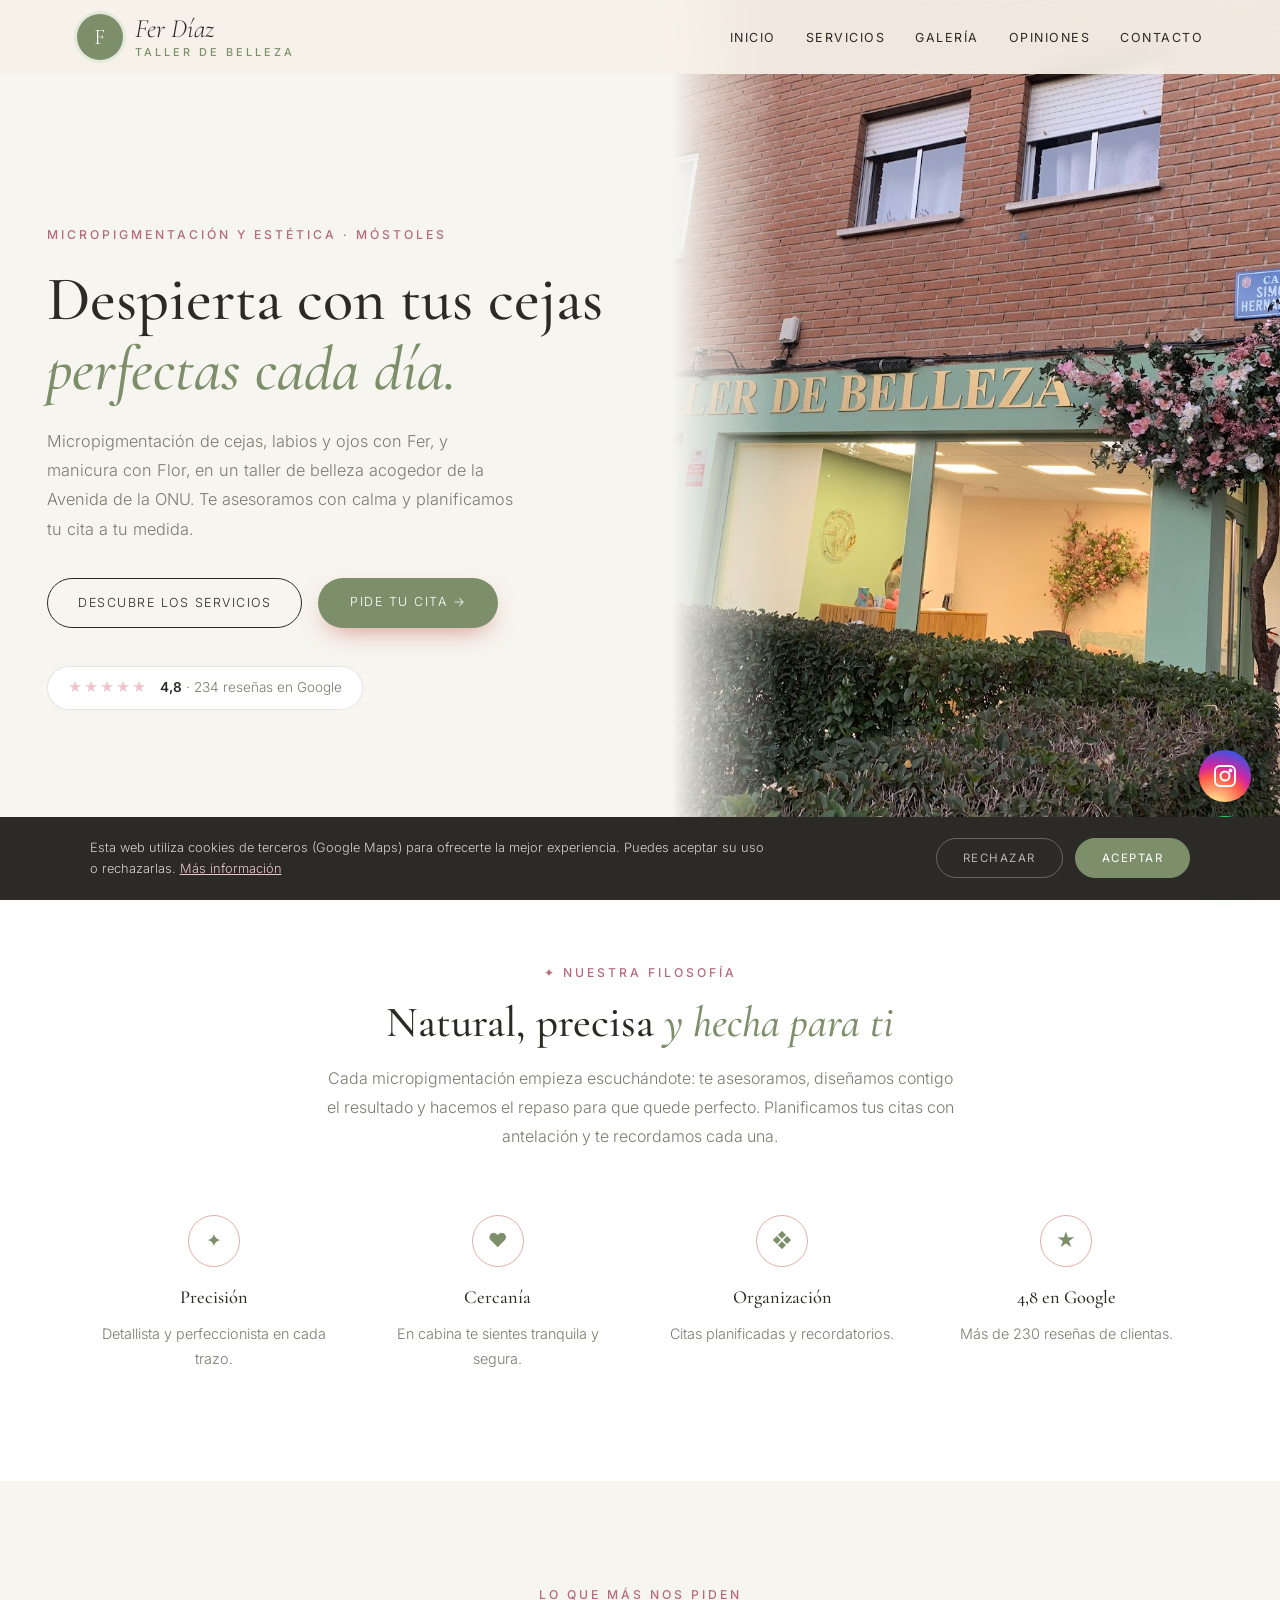
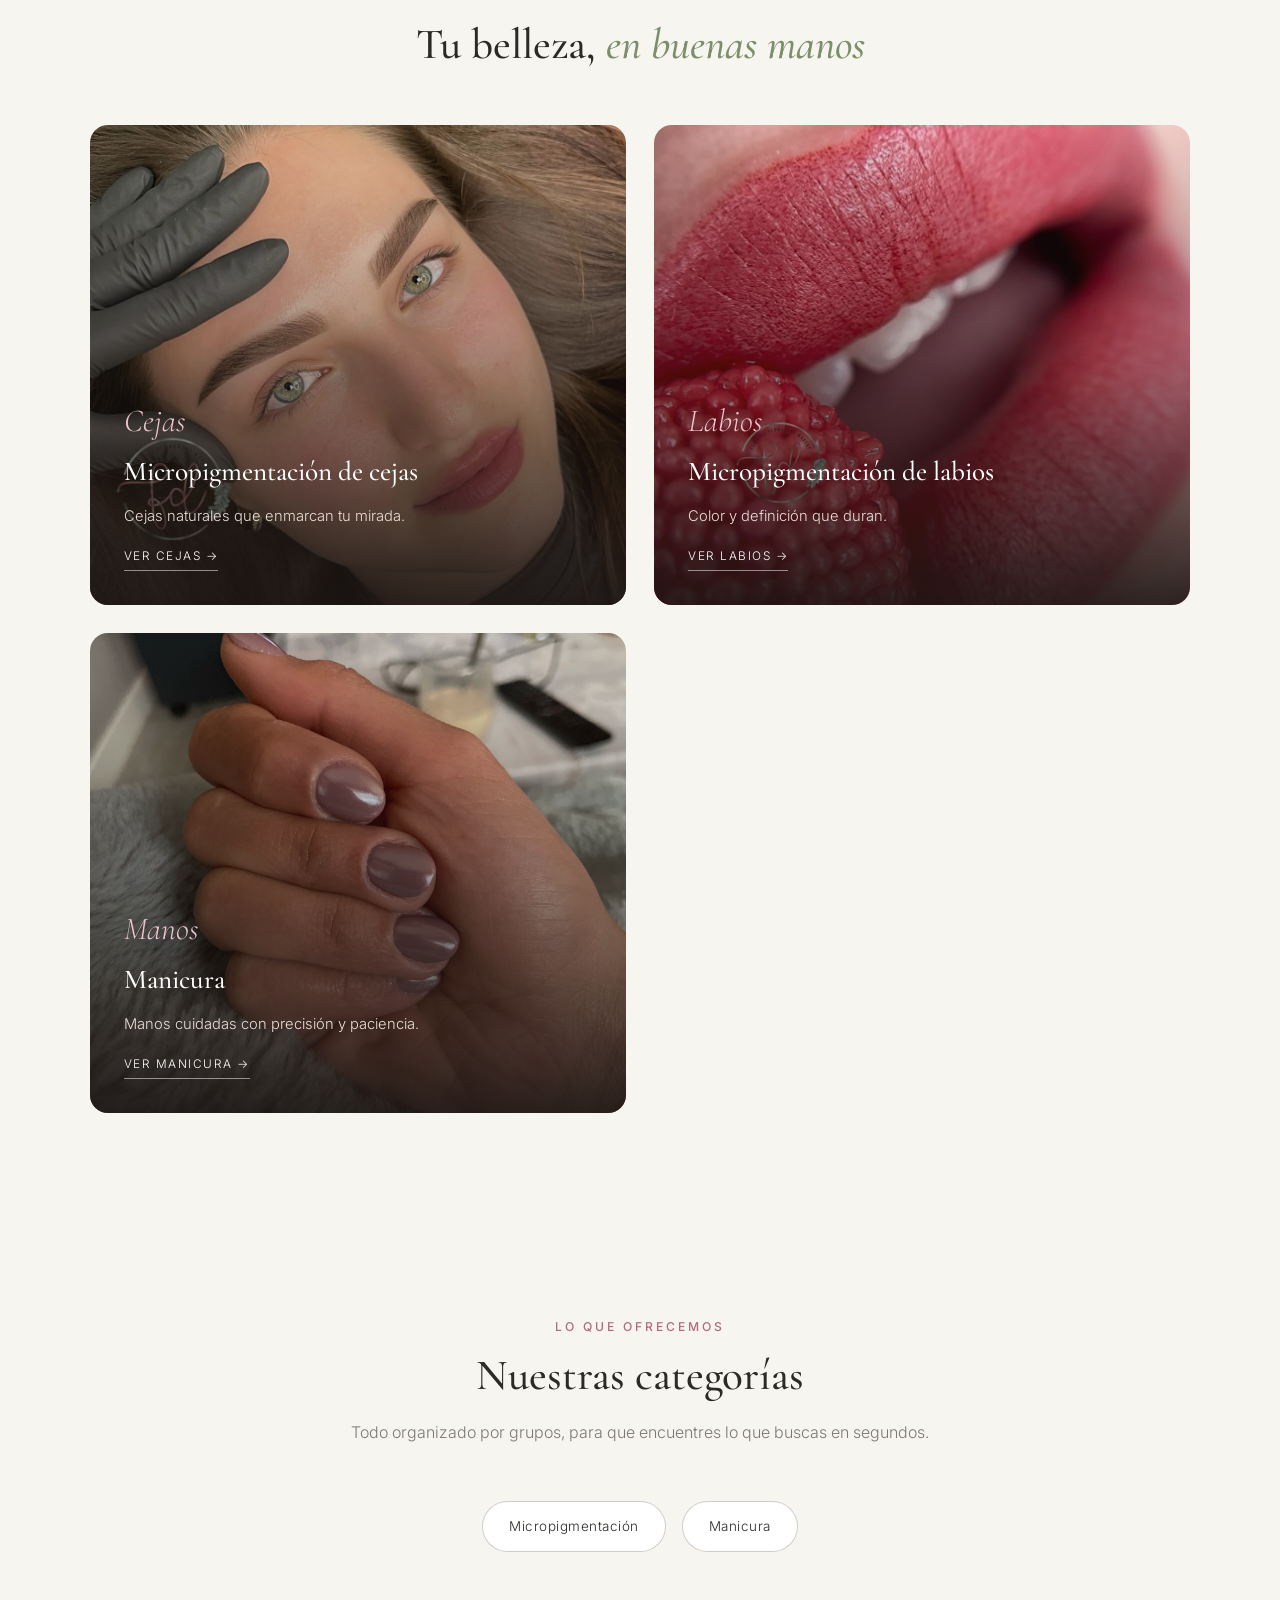
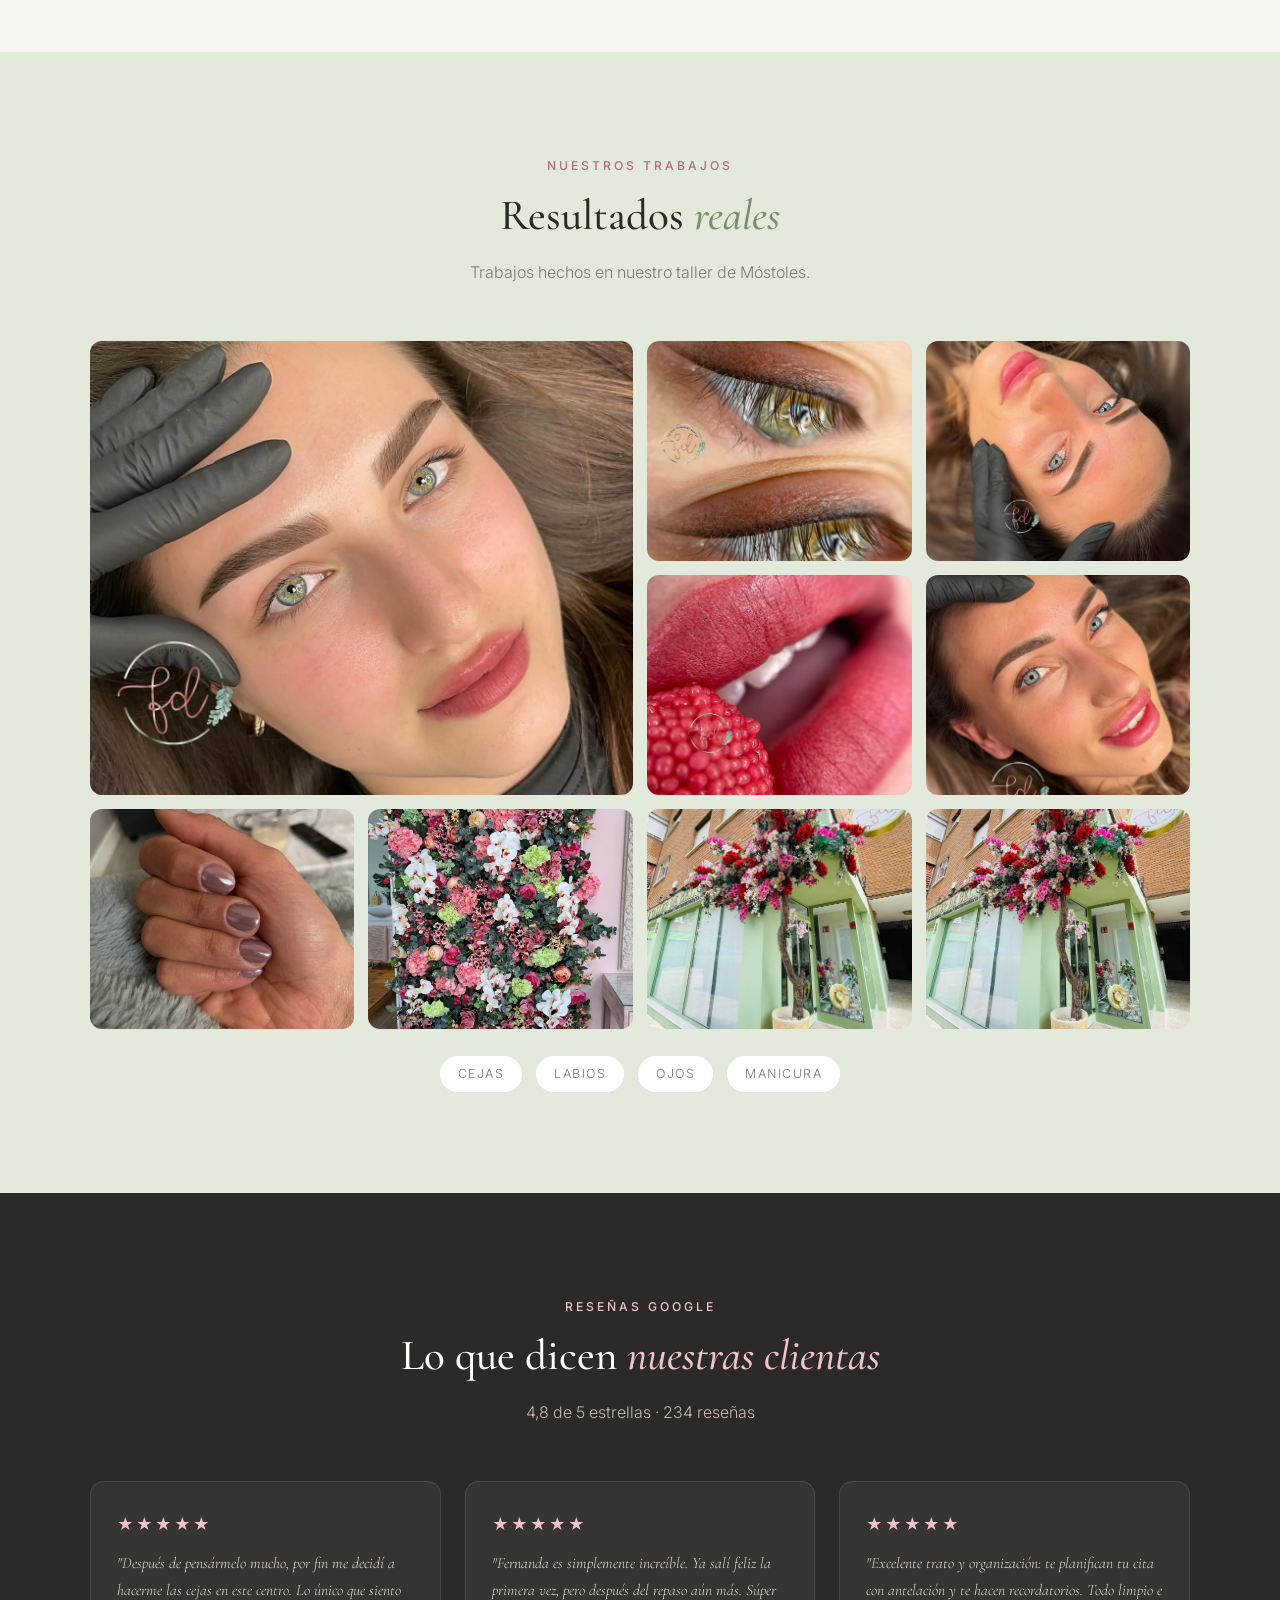
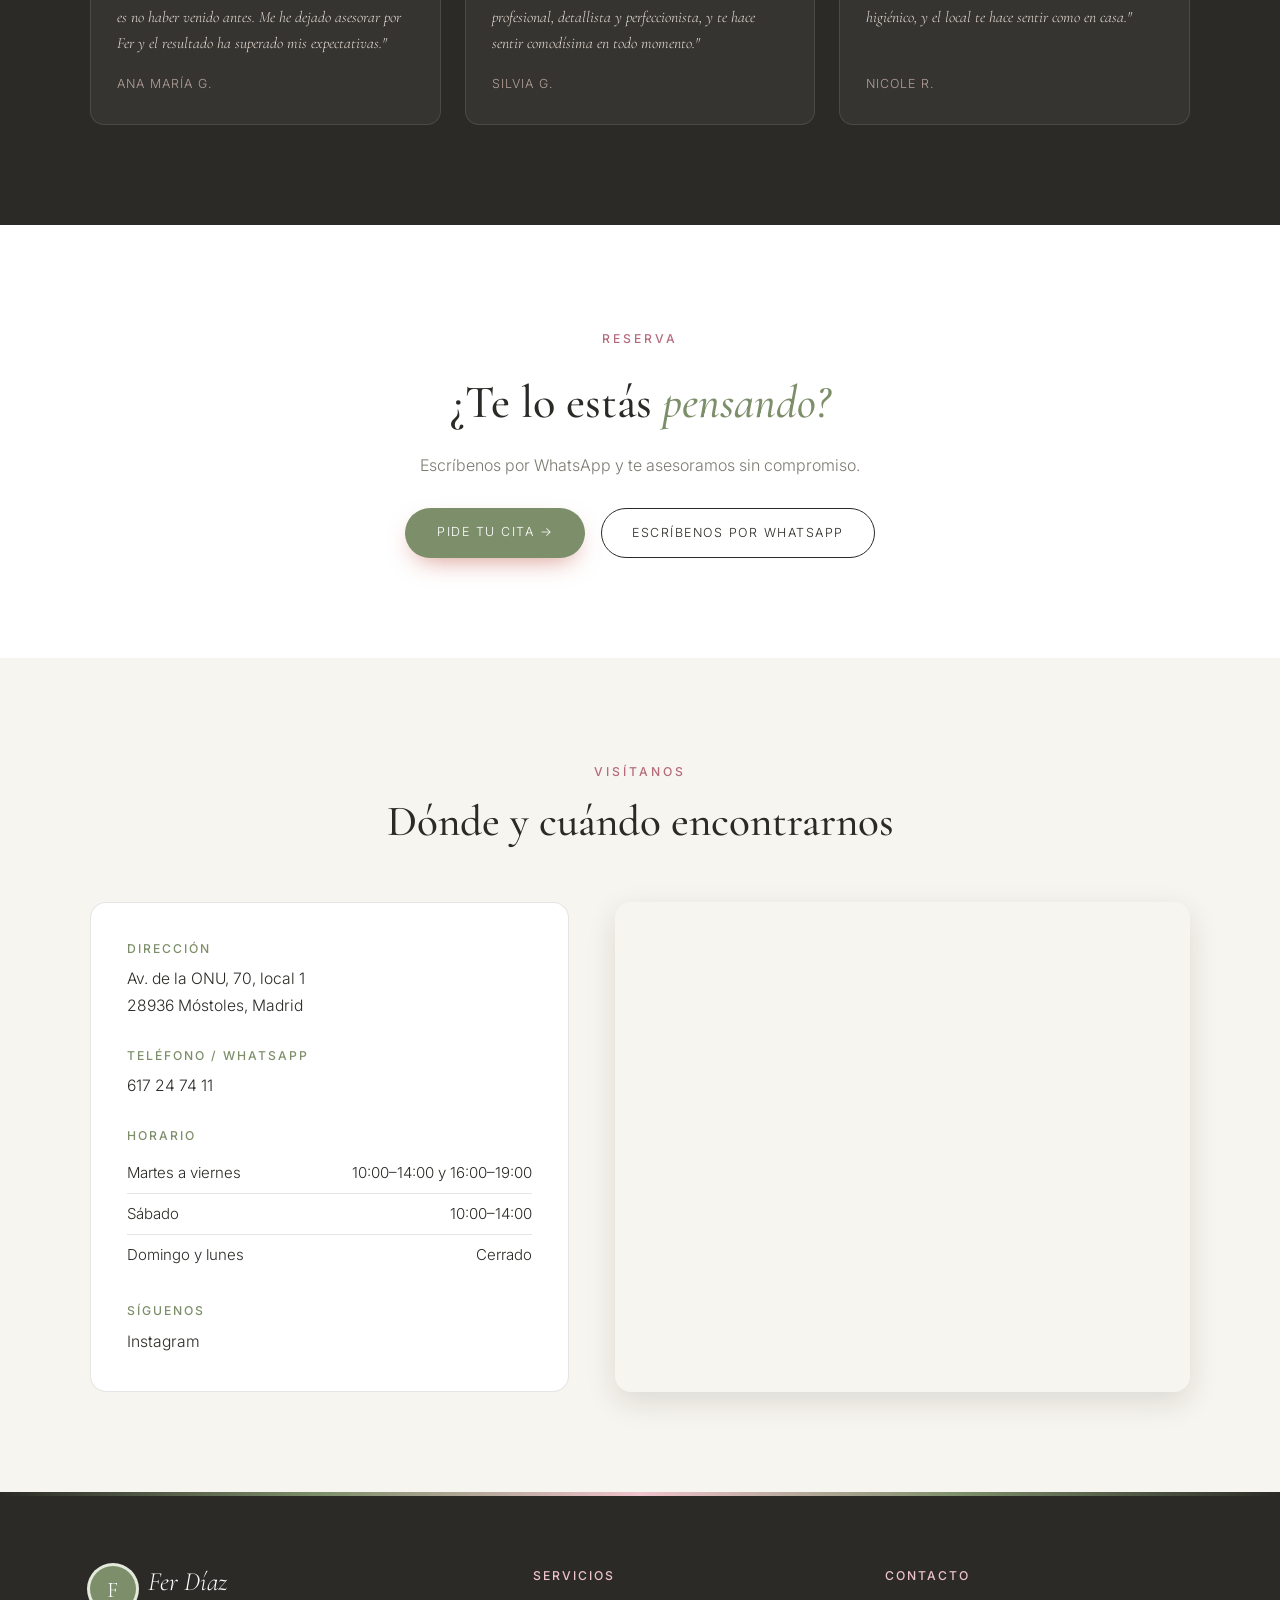
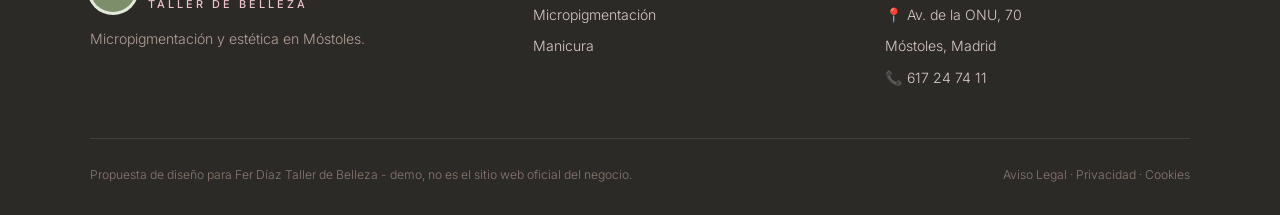
<file: index.html>
<!DOCTYPE html>
<html lang="es">
<head>
<meta charset="UTF-8">
<meta name="viewport" content="width=device-width, initial-scale=1.0">
<title>Fer Díaz Taller de Belleza — Micropigmentación y estética en Móstoles</title>
<meta name="description" content="Fer Díaz Taller de Belleza, centro de estética y micropigmentación en Av. de la ONU 70, Móstoles. Cejas, labios, ojos y manicura con Fer y su equipo. 4,8★ con 234 reseñas en Google.">
<meta name="theme-color" content="#2b2a26">
<meta property="og:title" content="Fer Díaz Taller de Belleza · Móstoles">
<meta property="og:image" content="maps_06.jpg">

<link rel="preconnect" href="https://fonts.googleapis.com"><link rel="preconnect" href="https://fonts.gstatic.com" crossorigin><link href="https://fonts.googleapis.com/css2?family=Cormorant+Garamond:ital,wght@0,500;0,600;1,500&family=Inter:wght@300;400;500;600&display=swap" rel="stylesheet">
<link rel="stylesheet" href="styles.css">
</head>
<body>

<header id="header">
  <a href="index.html" class="logo" aria-label="Fer Díaz Taller de Belleza, inicio"><span class="logo-mark">F</span><span class="logo-text"><span class="script">Fer Díaz</span><small>taller de belleza</small></span></a>
  <nav id="nav" aria-label="Navegación principal"><ul><li><a href="index.html#inicio">Inicio</a></li><li><a href="servicios.html">Servicios</a></li><li><a href="index.html#galeria">Galería</a></li><li><a href="index.html#opiniones">Opiniones</a></li><li><a href="index.html#contacto">Contacto</a></li></ul></nav><button class="nav-toggle" id="navToggle" aria-label="Abrir menú">☰</button>
</header>

<section class="hero" id="inicio">
  <div class="hero-text">
    <span class="eyebrow">Micropigmentación y estética · Móstoles</span>
    <h1>Despierta con tus cejas <em>perfectas cada día.</em></h1>
    <p>Micropigmentación de cejas, labios y ojos con Fer, y manicura con Flor, en un taller de belleza acogedor de la Avenida de la ONU. Te asesoramos con calma y planificamos tu cita a tu medida.</p>
    <div class="hero-ctas">
      <a href="servicios.html" class="btn-outline">Descubre los servicios</a>
      <a href="https://wa.me/34617247411?text=Hola%2C%20he%20visto%20vuestra%20web%20y%20me%20gustar%C3%ADa%20pedir%20cita%20en%20Fer%20D%C3%ADaz%20Taller%20de%20Belleza" class="btn-solid" target="_blank" rel="noopener">Pide tu cita →</a>
    </div>
    <a class="hero-rating" href="https://www.google.com/maps/search/?api=1&query=Fer+Diaz+Taller+de+Belleza,+Avenida+de+la+ONU+70,+Mostoles" target="_blank" rel="noopener"><span class="stars">★★★★★</span><span><strong>4,8</strong> · 234 reseñas en Google</span></a>
  </div>
  <div class="hero-img"><img src="maps_06.jpg" alt="Fachada de Fer Díaz Taller de Belleza en la Avenida de la ONU, Móstoles" style="object-position:center 60%;"></div>
</section>

<section class="trust">
  <div class="section-head">
    <span class="eyebrow">✦ Nuestra filosofía</span>
    <h2>Natural, precisa <em>y hecha para ti</em></h2>
    <p>Cada micropigmentación empieza escuchándote: te asesoramos, diseñamos contigo el resultado y hacemos el repaso para que quede perfecto. Planificamos tus citas con antelación y te recordamos cada una.</p>
  </div>
  <div class="trust-grid">
    <div class="trust-card"><span class="trust-ic">✦</span><h3>Precisión</h3><p>Detallista y perfeccionista en cada trazo.</p></div>
    <div class="trust-card"><span class="trust-ic">♥</span><h3>Cercanía</h3><p>En cabina te sientes tranquila y segura.</p></div>
    <div class="trust-card"><span class="trust-ic">❖</span><h3>Organización</h3><p>Citas planificadas y recordatorios.</p></div>
    <div class="trust-card"><span class="trust-ic">★</span><h3>4,8 en Google</h3><p>Más de 230 reseñas de clientas.</p></div>
  </div>
</section>

<section class="worlds">
  <div class="section-head">
    <span class="eyebrow">Lo que más nos piden</span>
    <h2>Tu belleza, <em>en buenas manos</em></h2>
  </div>
  <div class="worlds-grid">
    <a href="servicios.html#micro" class="world-card"><img src="maps_01.jpg" alt="Micropigmentación de cejas"><div class="world-text"><span class="script">Cejas</span><h3>Micropigmentación de cejas</h3><p>Cejas naturales que enmarcan tu mirada.</p><span class="world-link">Ver cejas →</span></div></a>
    <a href="servicios.html#micro" class="world-card"><img src="maps_03.jpg" alt="Micropigmentación de labios"><div class="world-text"><span class="script">Labios</span><h3>Micropigmentación de labios</h3><p>Color y definición que duran.</p><span class="world-link">Ver labios →</span></div></a>
    <a href="servicios.html#manos" class="world-card"><img src="maps_08.jpg" alt="Manicura"><div class="world-text"><span class="script">Manos</span><h3>Manicura</h3><p>Manos cuidadas con precisión y paciencia.</p><span class="world-link">Ver manicura →</span></div></a>
  </div>
</section>

<section>
  <div class="section-head">
    <span class="eyebrow">Lo que ofrecemos</span>
    <h2>Nuestras categorías</h2>
    <p>Todo organizado por grupos, para que encuentres lo que buscas en segundos.</p>
  </div>
  <div class="cat-pills">
    <a href="servicios.html#micro" class="cat-pill">Micropigmentación</a>
    <a href="servicios.html#manos" class="cat-pill">Manicura</a>
  </div>
</section>

<section class="gallery-wrap" id="galeria">
  <div class="section-head">
    <span class="eyebrow">Nuestros trabajos</span>
    <h2>Resultados <em>reales</em></h2>
    <p>Trabajos hechos en nuestro taller de Móstoles.</p>
  </div>
  <div class="gallery">
    <figure class="big"><img src="maps_01.jpg" alt="Micropigmentación de cejas y labios de Fer Díaz" loading="lazy"></figure>
    <figure><img src="maps_02.jpg" alt="Micropigmentación de ojos" loading="lazy"></figure>
    <figure><img src="maps_07.jpg" alt="Cejas naturales" loading="lazy"></figure>
    <figure><img src="maps_03.jpg" alt="Micropigmentación de labios" loading="lazy"></figure>
    <figure><img src="maps_10.jpg" alt="Cejas y labios" loading="lazy"></figure>
    <figure><img src="maps_08.jpg" alt="Manicura en tono topo" loading="lazy"></figure>
    <figure><img src="maps_09.jpg" alt="Pared de flores del taller" loading="lazy"></figure>
    <figure><img src="maps_04.jpg" alt="Entrada del taller" loading="lazy"></figure>
    <figure><img src="maps_05.jpg" alt="Fachada en la Avenida de la ONU" loading="lazy"></figure>
  </div>
  <div class="brands"><span>Cejas</span><span>Labios</span><span>Ojos</span><span>Manicura</span></div>
</section>

<section class="reviews-wrap" id="opiniones">
  <div class="section-head">
    <span class="eyebrow">Reseñas Google</span>
    <h2>Lo que dicen <em>nuestras clientas</em></h2>
    <p>4,8 de 5 estrellas · 234 reseñas</p>
  </div>
  <div class="review-grid">
    <div class="review-card"><div class="stars">★★★★★</div><p>"Después de pensármelo mucho, por fin me decidí a hacerme las cejas en este centro. Lo único que siento es no haber venido antes. Me he dejado asesorar por Fer y el resultado ha superado mis expectativas."</p><cite>Ana María G.</cite></div>
    <div class="review-card"><div class="stars">★★★★★</div><p>"Fernanda es simplemente increíble. Ya salí feliz la primera vez, pero después del repaso aún más. Súper profesional, detallista y perfeccionista, y te hace sentir comodísima en todo momento."</p><cite>Silvia G.</cite></div>
    <div class="review-card"><div class="stars">★★★★★</div><p>"Excelente trato y organización: te planifican tu cita con antelación y te hacen recordatorios. Todo limpio e higiénico, y el local te hace sentir como en casa."</p><cite>Nicole R.</cite></div>
  </div>
</section>

<section class="cta-section">
  <span class="eyebrow">Reserva</span>
  <h2>¿Te lo estás <em>pensando?</em></h2>
  <p>Escríbenos por WhatsApp y te asesoramos sin compromiso.</p>
  <div class="cta-row">
    <a href="https://wa.me/34617247411?text=Hola%2C%20he%20visto%20vuestra%20web%20y%20me%20gustar%C3%ADa%20pedir%20cita%20en%20Fer%20D%C3%ADaz%20Taller%20de%20Belleza" class="btn-solid" target="_blank" rel="noopener">Pide tu cita →</a>
    <a href="https://wa.me/34617247411?text=Hola%2C%20he%20visto%20vuestra%20web%20y%20me%20gustar%C3%ADa%20pedir%20cita%20en%20Fer%20D%C3%ADaz%20Taller%20de%20Belleza" class="btn-outline" target="_blank" rel="noopener">Escríbenos por WhatsApp</a>
  </div>
</section>

<section class="contact-section" id="contacto">
  <div class="section-head">
    <span class="eyebrow">Visítanos</span>
    <h2>Dónde y cuándo encontrarnos</h2>
  </div>
  <div class="contact-grid">
    <div class="contact-info">
      <div class="contact-block"><h3>Dirección</h3><p>Av. de la ONU, 70, local 1<br>28936 Móstoles, Madrid</p></div>
      <div class="contact-block"><h3>Teléfono / WhatsApp</h3><p><a href="tel:+34617247411">617 24 74 11</a></p></div>
      <div class="contact-block"><h3>Horario</h3><ul class="hours-list"><li><span>Martes a viernes</span><span>10:00–14:00 y 16:00–19:00</span></li><li><span>Sábado</span><span>10:00–14:00</span></li><li><span>Domingo y lunes</span><span>Cerrado</span></li></ul></div>
      <div class="contact-block"><h3>Síguenos</h3><p><a href="https://www.instagram.com/ferdiaz_micropigmentacion/" target="_blank" rel="noopener">Instagram</a></p></div>
    </div>
    <div class="contact-map">
      <iframe title="Mapa de Fer Díaz Taller de Belleza" src="https://www.google.com/maps?q=Fer+Diaz+Taller+de+Belleza,+Avenida+de+la+ONU+70,+Mostoles&output=embed" width="100%" height="100%" style="border:0;" allowfullscreen="" loading="lazy" referrerpolicy="no-referrer-when-downgrade"></iframe>
    </div>
  </div>
</section>

<footer>
  <div class="footer-grid">
    <div class="footer-brand">
      <a href="index.html" class="logo light"><span class="logo-mark">F</span><span class="logo-text"><span class="script">Fer Díaz</span><small>taller de belleza</small></span></a>
      <p>Micropigmentación y estética en Móstoles.</p>
    </div>
    <div><h4>Servicios</h4><ul><li><a href="servicios.html#micro">Micropigmentación</a></li><li><a href="servicios.html#manos">Manicura</a></li></ul></div>
    <div><h4>Contacto</h4><ul><li>📍 Av. de la ONU, 70</li><li>Móstoles, Madrid</li><li>📞 <a href="tel:+34617247411">617 24 74 11</a></li></ul></div>
  </div>
  <div class="footer-bottom">
    <span>Propuesta de diseño para Fer Díaz Taller de Belleza - demo, no es el sitio web oficial del negocio.</span>
    <span><a href="aviso-legal.html">Aviso Legal</a> &middot; <a href="politica-privacidad.html">Privacidad</a> &middot; <a href="politica-cookies.html">Cookies</a></span>
  </div>
</footer>

<div id="cookie-banner" class="cookie-banner"><p>Esta web utiliza cookies de terceros (Google Maps) para ofrecerte la mejor experiencia. Puedes aceptar su uso o rechazarlas. <a href="politica-cookies.html">Más información</a></p><div class="cookie-actions"><button onclick="setCookieChoice('rejected')" class="ck-reject">Rechazar</button><button onclick="setCookieChoice('accepted')" class="ck-accept">Aceptar</button></div></div>
<div class="social-fabs"><a class="ig-fab" href="https://www.instagram.com/ferdiaz_micropigmentacion/" target="_blank" rel="noopener" aria-label="Visitar Instagram"><svg width="24" height="24" viewBox="0 0 24 24" fill="none" stroke="white" stroke-width="2"><rect x="2" y="2" width="20" height="20" rx="5"/><circle cx="12" cy="12" r="4.5"/><circle cx="17.5" cy="6.5" r="1" fill="white"/></svg></a><a class="wa-fab" href="https://wa.me/34617247411?text=Hola%2C%20he%20visto%20vuestra%20web%20y%20me%20gustar%C3%ADa%20pedir%20cita%20en%20Fer%20D%C3%ADaz%20Taller%20de%20Belleza" target="_blank" rel="noopener" aria-label="Escribir por WhatsApp"><svg width="28" height="28" viewBox="0 0 24 24" fill="white"><path d="M17.5 14.4c-.3-.1-1.8-.9-2-1s-.5-.1-.7.1-.8 1-.9 1.2-.3.2-.6.1a8.2 8.2 0 0 1-2.4-1.5 9 9 0 0 1-1.7-2.1c-.2-.3 0-.5.1-.6l.4-.5.3-.5v-.5l-.9-2.2c-.2-.6-.5-.5-.7-.5h-.6a1.1 1.1 0 0 0-.8.4 3.4 3.4 0 0 0-1 2.5 5.9 5.9 0 0 0 1.2 3.1 13.5 13.5 0 0 0 5.2 4.6c2.6 1 2.6.7 3.1.6a2.6 2.6 0 0 0 1.7-1.2 2.1 2.1 0 0 0 .2-1.2c-.1-.1-.3-.2-.6-.3ZM12 21.8a9.8 9.8 0 0 1-5-1.4l-.4-.2-3.7 1 1-3.6-.2-.4A9.8 9.8 0 1 1 12 21.8Zm8.4-18.3A11.8 11.8 0 0 0 1.8 17.7L.2 23.8l6.3-1.6a11.8 11.8 0 0 0 5.6 1.4A11.8 11.8 0 0 0 20.4 3.5Z"/></svg></a></div>
<script src="main.js"></script>
</body>
</html>
</file>
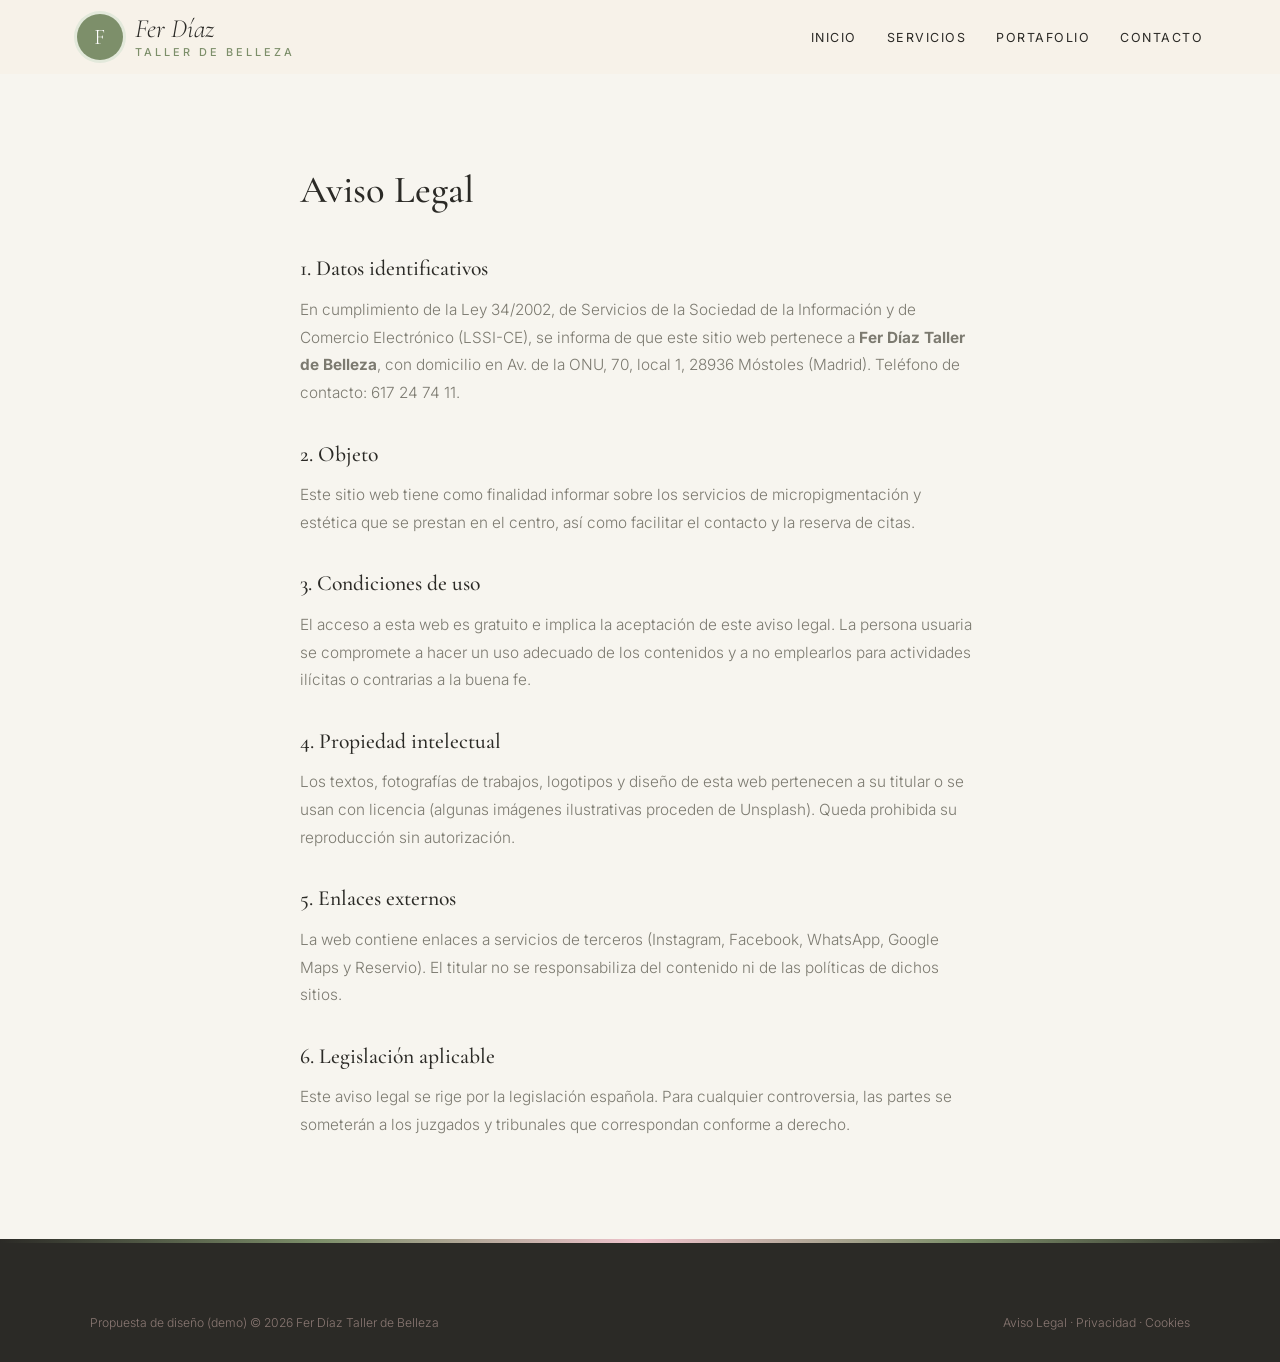
<file: aviso-legal.html>
<!DOCTYPE html>
<html lang="es">
<head>
<meta charset="UTF-8">
<meta name="viewport" content="width=device-width, initial-scale=1.0">
<title>Aviso Legal — Fer Díaz Taller de Belleza</title>
<meta name="robots" content="noindex">

<link rel="preconnect" href="https://fonts.googleapis.com">
<link href="https://fonts.googleapis.com/css2?family=Cormorant+Garamond:ital,wght@0,500;0,600;1,500&family=Inter:wght@300;400;500;600&display=swap" rel="stylesheet">
<link rel="stylesheet" href="styles.css">
</head>
<body>
<header id="header" class="scrolled">
  <a href="index.html" class="logo" aria-label="Fer Díaz Taller de Belleza, inicio">
    <span class="logo-mark">F</span>
    <span class="logo-text"><span class="script">Fer Díaz</span><small>taller de belleza</small></span>
  </a>
  <nav id="nav" aria-label="Navegación principal">
    <ul>
      <li><a href="index.html#inicio">Inicio</a></li>
      <li><a href="servicios.html">Servicios</a></li>
      <li><a href="portafolio.html">Portafolio</a></li>
      <li><a href="index.html#contacto">Contacto</a></li>
    </ul>
  </nav>
  <button class="nav-toggle" id="navToggle" aria-label="Abrir menú">☰</button>
</header>
<main class="legal"><h1>Aviso Legal</h1>
<h2>1. Datos identificativos</h2>
<p>En cumplimiento de la Ley 34/2002, de Servicios de la Sociedad de la Información y de Comercio Electrónico (LSSI-CE), se informa de que este sitio web pertenece a <strong>Fer Díaz Taller de Belleza</strong>, con domicilio en Av. de la ONU, 70, local 1, 28936 Móstoles (Madrid). Teléfono de contacto: 617 24 74 11.</p>
<h2>2. Objeto</h2>
<p>Este sitio web tiene como finalidad informar sobre los servicios de micropigmentación y estética que se prestan en el centro, así como facilitar el contacto y la reserva de citas.</p>
<h2>3. Condiciones de uso</h2>
<p>El acceso a esta web es gratuito e implica la aceptación de este aviso legal. La persona usuaria se compromete a hacer un uso adecuado de los contenidos y a no emplearlos para actividades ilícitas o contrarias a la buena fe.</p>
<h2>4. Propiedad intelectual</h2>
<p>Los textos, fotografías de trabajos, logotipos y diseño de esta web pertenecen a su titular o se usan con licencia (algunas imágenes ilustrativas proceden de Unsplash). Queda prohibida su reproducción sin autorización.</p>
<h2>5. Enlaces externos</h2>
<p>La web contiene enlaces a servicios de terceros (Instagram, Facebook, WhatsApp, Google Maps y Reservio). El titular no se responsabiliza del contenido ni de las políticas de dichos sitios.</p>
<h2>6. Legislación aplicable</h2>
<p>Este aviso legal se rige por la legislación española. Para cualquier controversia, las partes se someterán a los juzgados y tribunales que correspondan conforme a derecho.</p></main>
<footer>
  <div class="footer-bottom" style="margin-top:0">
    <span>Propuesta de diseño (demo) © 2026 Fer Díaz Taller de Belleza</span>
    <span><a href="aviso-legal.html">Aviso Legal</a> &middot; <a href="politica-privacidad.html">Privacidad</a> &middot; <a href="politica-cookies.html">Cookies</a></span>
  </div>
</footer>
<script src="main.js"></script>
</body>
</html>
</file>
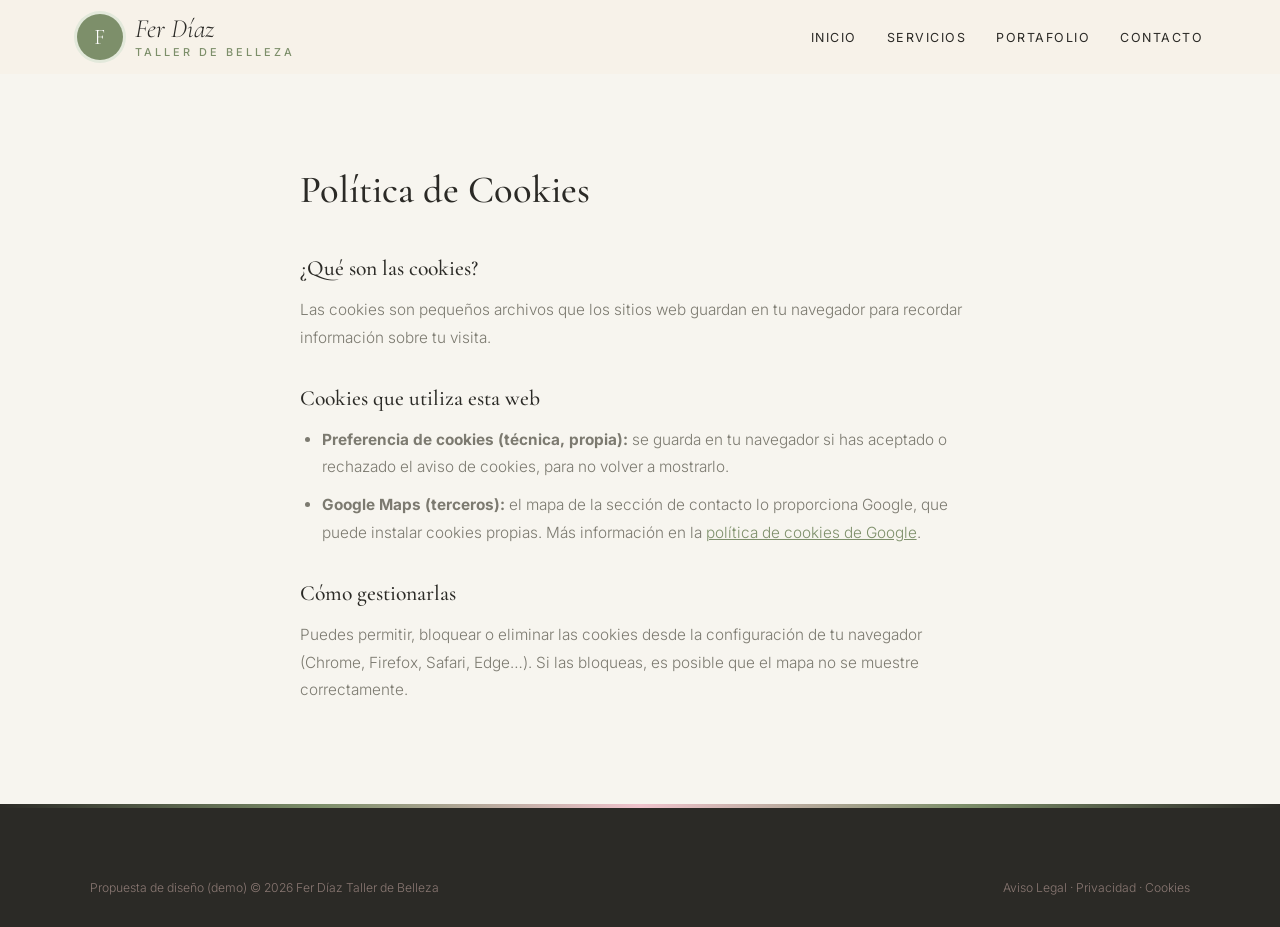
<file: politica-cookies.html>
<!DOCTYPE html>
<html lang="es">
<head>
<meta charset="UTF-8">
<meta name="viewport" content="width=device-width, initial-scale=1.0">
<title>Política de Cookies — Fer Díaz Taller de Belleza</title>
<meta name="robots" content="noindex">

<link rel="preconnect" href="https://fonts.googleapis.com">
<link href="https://fonts.googleapis.com/css2?family=Cormorant+Garamond:ital,wght@0,500;0,600;1,500&family=Inter:wght@300;400;500;600&display=swap" rel="stylesheet">
<link rel="stylesheet" href="styles.css">
</head>
<body>
<header id="header" class="scrolled">
  <a href="index.html" class="logo" aria-label="Fer Díaz Taller de Belleza, inicio">
    <span class="logo-mark">F</span>
    <span class="logo-text"><span class="script">Fer Díaz</span><small>taller de belleza</small></span>
  </a>
  <nav id="nav" aria-label="Navegación principal">
    <ul>
      <li><a href="index.html#inicio">Inicio</a></li>
      <li><a href="servicios.html">Servicios</a></li>
      <li><a href="portafolio.html">Portafolio</a></li>
      <li><a href="index.html#contacto">Contacto</a></li>
    </ul>
  </nav>
  <button class="nav-toggle" id="navToggle" aria-label="Abrir menú">☰</button>
</header>
<main class="legal"><h1>Política de Cookies</h1>
<h2>¿Qué son las cookies?</h2>
<p>Las cookies son pequeños archivos que los sitios web guardan en tu navegador para recordar información sobre tu visita.</p>
<h2>Cookies que utiliza esta web</h2>
<ul>
<li><strong>Preferencia de cookies (técnica, propia):</strong> se guarda en tu navegador si has aceptado o rechazado el aviso de cookies, para no volver a mostrarlo.</li>
<li><strong>Google Maps (terceros):</strong> el mapa de la sección de contacto lo proporciona Google, que puede instalar cookies propias. Más información en la <a href="https://policies.google.com/technologies/cookies" target="_blank" rel="noopener">política de cookies de Google</a>.</li>
</ul>
<h2>Cómo gestionarlas</h2>
<p>Puedes permitir, bloquear o eliminar las cookies desde la configuración de tu navegador (Chrome, Firefox, Safari, Edge…). Si las bloqueas, es posible que el mapa no se muestre correctamente.</p></main>
<footer>
  <div class="footer-bottom" style="margin-top:0">
    <span>Propuesta de diseño (demo) © 2026 Fer Díaz Taller de Belleza</span>
    <span><a href="aviso-legal.html">Aviso Legal</a> &middot; <a href="politica-privacidad.html">Privacidad</a> &middot; <a href="politica-cookies.html">Cookies</a></span>
  </div>
</footer>
<script src="main.js"></script>
</body>
</html>
</file>
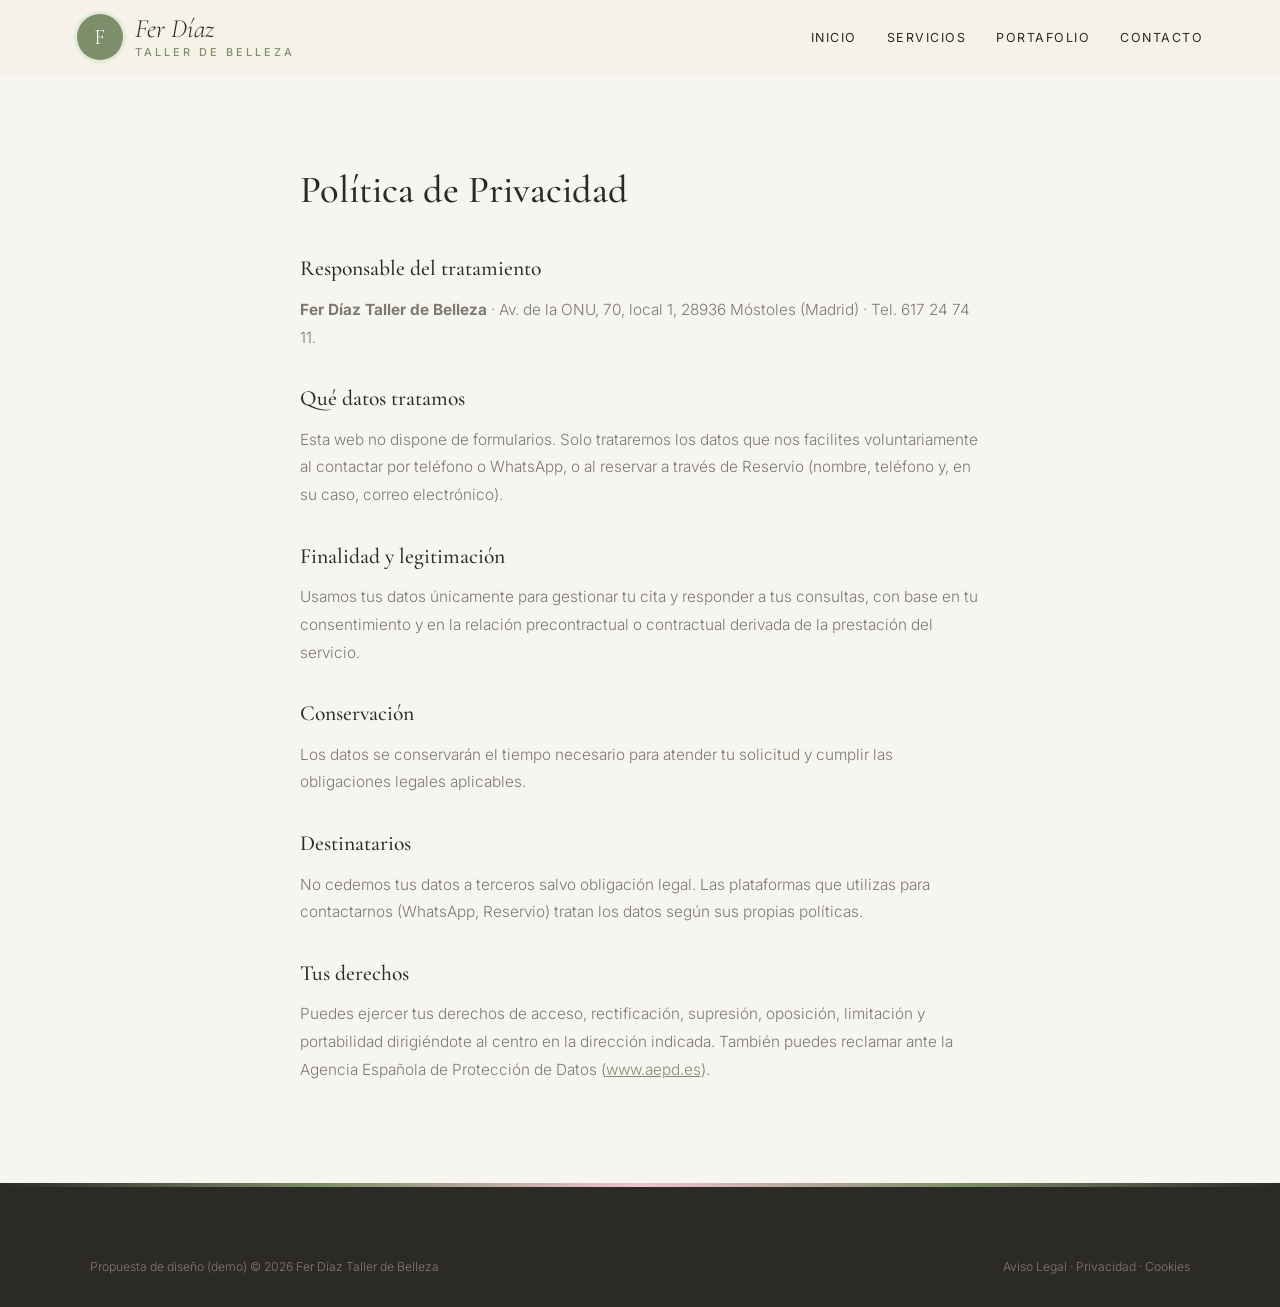
<file: politica-privacidad.html>
<!DOCTYPE html>
<html lang="es">
<head>
<meta charset="UTF-8">
<meta name="viewport" content="width=device-width, initial-scale=1.0">
<title>Política de Privacidad — Fer Díaz Taller de Belleza</title>
<meta name="robots" content="noindex">

<link rel="preconnect" href="https://fonts.googleapis.com">
<link href="https://fonts.googleapis.com/css2?family=Cormorant+Garamond:ital,wght@0,500;0,600;1,500&family=Inter:wght@300;400;500;600&display=swap" rel="stylesheet">
<link rel="stylesheet" href="styles.css">
</head>
<body>
<header id="header" class="scrolled">
  <a href="index.html" class="logo" aria-label="Fer Díaz Taller de Belleza, inicio">
    <span class="logo-mark">F</span>
    <span class="logo-text"><span class="script">Fer Díaz</span><small>taller de belleza</small></span>
  </a>
  <nav id="nav" aria-label="Navegación principal">
    <ul>
      <li><a href="index.html#inicio">Inicio</a></li>
      <li><a href="servicios.html">Servicios</a></li>
      <li><a href="portafolio.html">Portafolio</a></li>
      <li><a href="index.html#contacto">Contacto</a></li>
    </ul>
  </nav>
  <button class="nav-toggle" id="navToggle" aria-label="Abrir menú">☰</button>
</header>
<main class="legal"><h1>Política de Privacidad</h1>
<h2>Responsable del tratamiento</h2>
<p><strong>Fer Díaz Taller de Belleza</strong> · Av. de la ONU, 70, local 1, 28936 Móstoles (Madrid) · Tel. 617 24 74 11.</p>
<h2>Qué datos tratamos</h2>
<p>Esta web no dispone de formularios. Solo trataremos los datos que nos facilites voluntariamente al contactar por teléfono o WhatsApp, o al reservar a través de Reservio (nombre, teléfono y, en su caso, correo electrónico).</p>
<h2>Finalidad y legitimación</h2>
<p>Usamos tus datos únicamente para gestionar tu cita y responder a tus consultas, con base en tu consentimiento y en la relación precontractual o contractual derivada de la prestación del servicio.</p>
<h2>Conservación</h2>
<p>Los datos se conservarán el tiempo necesario para atender tu solicitud y cumplir las obligaciones legales aplicables.</p>
<h2>Destinatarios</h2>
<p>No cedemos tus datos a terceros salvo obligación legal. Las plataformas que utilizas para contactarnos (WhatsApp, Reservio) tratan los datos según sus propias políticas.</p>
<h2>Tus derechos</h2>
<p>Puedes ejercer tus derechos de acceso, rectificación, supresión, oposición, limitación y portabilidad dirigiéndote al centro en la dirección indicada. También puedes reclamar ante la Agencia Española de Protección de Datos (<a href="https://www.aepd.es" target="_blank" rel="noopener">www.aepd.es</a>).</p></main>
<footer>
  <div class="footer-bottom" style="margin-top:0">
    <span>Propuesta de diseño (demo) © 2026 Fer Díaz Taller de Belleza</span>
    <span><a href="aviso-legal.html">Aviso Legal</a> &middot; <a href="politica-privacidad.html">Privacidad</a> &middot; <a href="politica-cookies.html">Cookies</a></span>
  </div>
</footer>
<script src="main.js"></script>
</body>
</html>
</file>
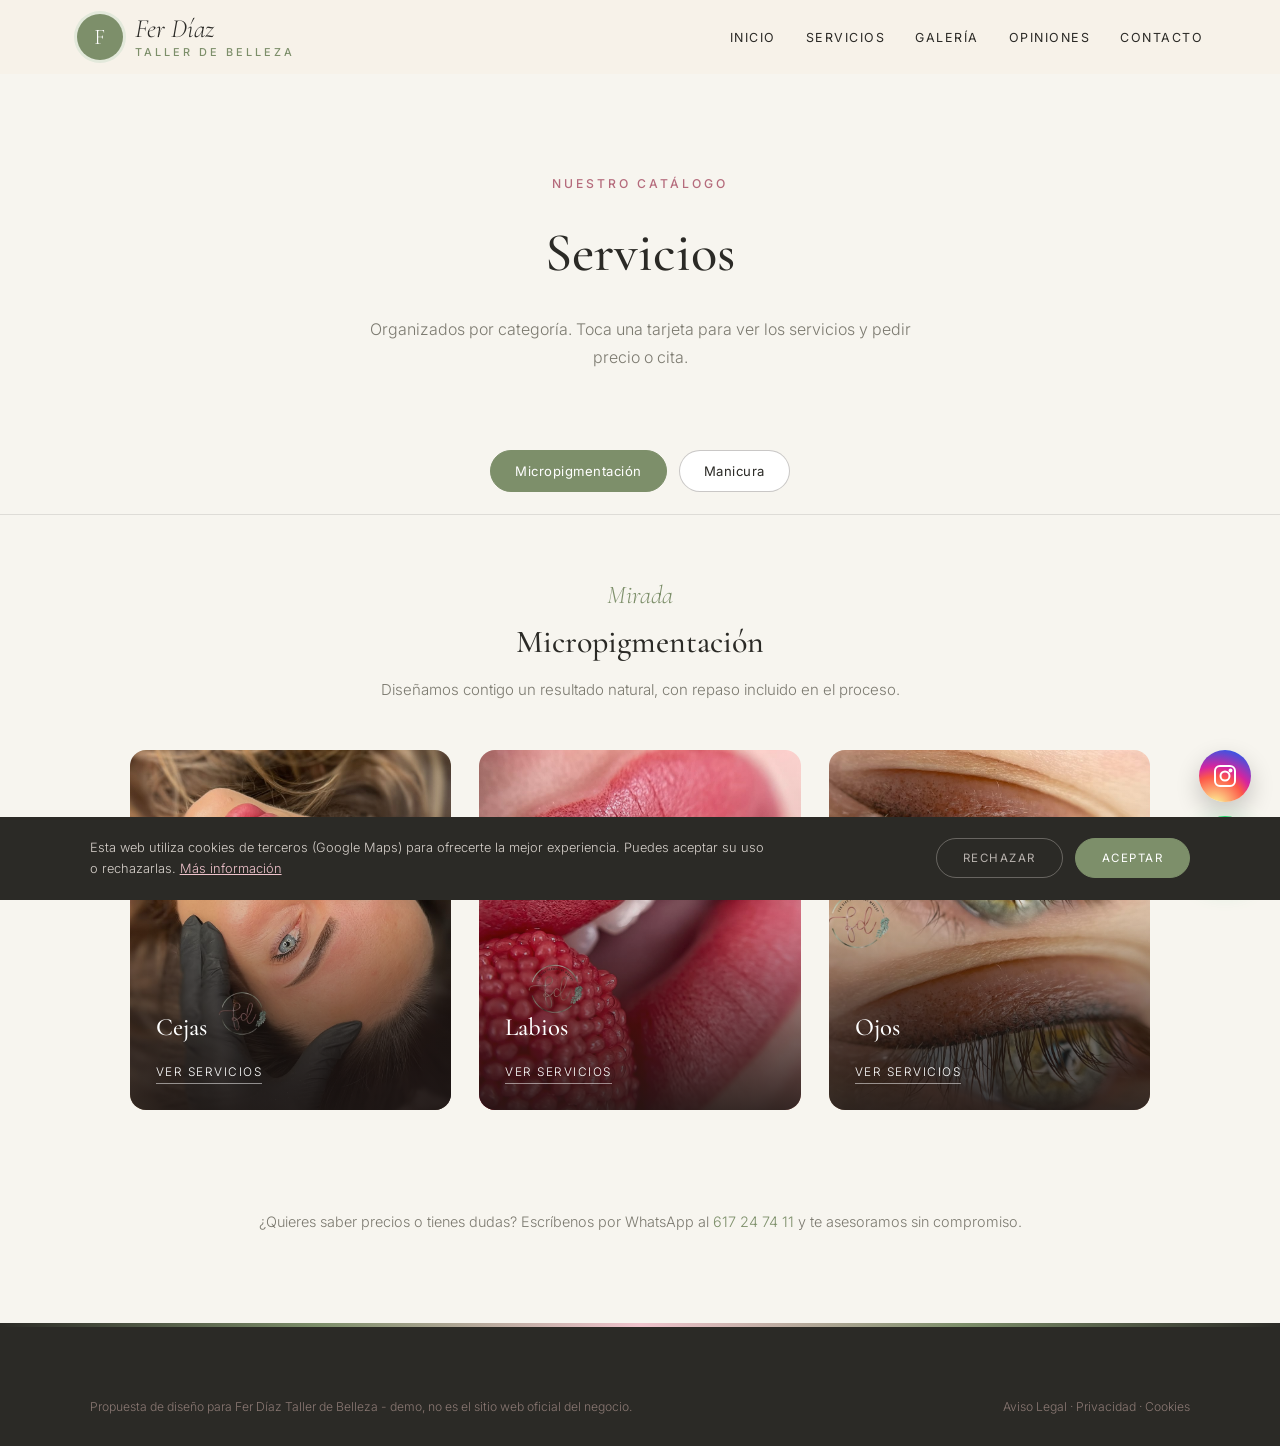
<file: servicios.html>
<!DOCTYPE html>
<html lang="es">
<head>
<meta charset="UTF-8">
<meta name="viewport" content="width=device-width, initial-scale=1.0">
<title>Servicios — Fer Díaz Taller de Belleza · Móstoles</title>
<meta name="description" content="Servicios de Fer Díaz Taller de Belleza en Móstoles.">

<link rel="preconnect" href="https://fonts.googleapis.com"><link rel="preconnect" href="https://fonts.gstatic.com" crossorigin><link href="https://fonts.googleapis.com/css2?family=Cormorant+Garamond:ital,wght@0,500;0,600;1,500&family=Inter:wght@300;400;500;600&display=swap" rel="stylesheet">
<link rel="stylesheet" href="styles.css">
</head>
<body>

<header id="header" class="scrolled">
  <a href="index.html" class="logo" aria-label="Fer Díaz Taller de Belleza, inicio"><span class="logo-mark">F</span><span class="logo-text"><span class="script">Fer Díaz</span><small>taller de belleza</small></span></a>
  <nav id="nav" aria-label="Navegación principal"><ul><li><a href="index.html#inicio">Inicio</a></li><li><a href="servicios.html">Servicios</a></li><li><a href="index.html#galeria">Galería</a></li><li><a href="index.html#opiniones">Opiniones</a></li><li><a href="index.html#contacto">Contacto</a></li></ul></nav><button class="nav-toggle" id="navToggle" aria-label="Abrir menú">☰</button>
</header>

<div class="page-hero">
  <span class="eyebrow">Nuestro catálogo</span>
  <h1>Servicios</h1>
  <p>Organizados por categoría. Toca una tarjeta para ver los servicios y pedir precio o cita.</p>
</div>

<div class="tabs">
  <button class="tab-btn active" data-tab="micro">Micropigmentación</button>
  <button class="tab-btn" data-tab="manos">Manicura</button>
  
</div>

<div class="tab-panel active" id="micro">
  <div class="tab-intro"><span class="script">Mirada</span><h2>Micropigmentación</h2><p>Diseñamos contigo un resultado natural, con repaso incluido en el proceso.</p></div>
  <div class="cat-grid">
    <div class="cat-card" onclick="openModal('cejas')"><img src="maps_07.jpg" alt="Cejas" loading="lazy"><div class="cat-card-text"><h3>Cejas</h3><span>Ver servicios</span></div></div>
    <div class="cat-card" onclick="openModal('labios')"><img src="maps_03.jpg" alt="Labios" loading="lazy"><div class="cat-card-text"><h3>Labios</h3><span>Ver servicios</span></div></div>
    <div class="cat-card" onclick="openModal('ojos')"><img src="maps_02.jpg" alt="Ojos" loading="lazy"><div class="cat-card-text"><h3>Ojos</h3><span>Ver servicios</span></div></div>
  </div>
</div>

<div class="tab-panel" id="manos">
  <div class="tab-intro"><span class="script">Manos</span><h2>Manicura</h2><p>Paciencia y precisión en cada uña.</p></div>
  <div class="cat-grid single">
    <div class="cat-card" onclick="openModal('manicura')"><img src="maps_08.jpg" alt="Manicura" loading="lazy"><div class="cat-card-text"><h3>Manicura</h3><span>Ver servicios</span></div></div>
  </div>
</div>


<p class="services-note">¿Quieres saber precios o tienes dudas? Escríbenos por WhatsApp al <a href="https://wa.me/34617247411" target="_blank" rel="noopener" style="color:var(--red)">617 24 74 11</a> y te asesoramos sin compromiso.</p>

<div class="modal-overlay" id="modal-cejas"><div class="modal">
  <button class="modal-close" onclick="closeModal('cejas')" aria-label="Cerrar">×</button>
  <h3>Cejas</h3><p class="modal-sub">Micropigmentación</p>
  <div class="svc-row"><div><div class="svc-name">Diseño de cejas a tu medida</div><span class="svc-desc"></span></div><div class="svc-price">Consultar</div></div>
  <div class="svc-row"><div><div class="svc-name">Repaso para un resultado perfecto</div><span class="svc-desc"></span></div><div class="svc-price">Consultar</div></div>
  <a class="modal-cta alt" href="https://wa.me/34617247411?text=Hola%2C%20quiero%20informaci%C3%B3n%20sobre%20cejas" target="_blank" rel="noopener">Pedir cita por WhatsApp</a>
</div></div>

<div class="modal-overlay" id="modal-labios"><div class="modal">
  <button class="modal-close" onclick="closeModal('labios')" aria-label="Cerrar">×</button>
  <h3>Labios</h3><p class="modal-sub">Micropigmentación</p>
  <div class="svc-row"><div><div class="svc-name">Color y definición de labios</div><span class="svc-desc"></span></div><div class="svc-price">Consultar</div></div>
  <a class="modal-cta alt" href="https://wa.me/34617247411?text=Hola%2C%20quiero%20informaci%C3%B3n%20sobre%20labios" target="_blank" rel="noopener">Pedir cita por WhatsApp</a>
</div></div>

<div class="modal-overlay" id="modal-ojos"><div class="modal">
  <button class="modal-close" onclick="closeModal('ojos')" aria-label="Cerrar">×</button>
  <h3>Ojos</h3><p class="modal-sub">Micropigmentación</p>
  <div class="svc-row"><div><div class="svc-name">Línea de ojos</div><span class="svc-desc"></span></div><div class="svc-price">Consultar</div></div>
  <a class="modal-cta alt" href="https://wa.me/34617247411?text=Hola%2C%20quiero%20informaci%C3%B3n%20sobre%20ojos" target="_blank" rel="noopener">Pedir cita por WhatsApp</a>
</div></div>

<div class="modal-overlay" id="modal-manicura"><div class="modal">
  <button class="modal-close" onclick="closeModal('manicura')" aria-label="Cerrar">×</button>
  <h3>Manicura</h3><p class="modal-sub">Manos</p>
  <div class="svc-row"><div><div class="svc-name">Manicura</div><span class="svc-desc"></span></div><div class="svc-price">Consultar</div></div>
  <div class="svc-row"><div><div class="svc-name">Esmaltado</div><span class="svc-desc"></span></div><div class="svc-price">Consultar</div></div>
  <a class="modal-cta alt" href="https://wa.me/34617247411?text=Hola%2C%20quiero%20informaci%C3%B3n%20sobre%20manicura" target="_blank" rel="noopener">Pedir cita por WhatsApp</a>
</div></div>


<footer>
  <div class="footer-bottom" style="margin-top:0">
    <span>Propuesta de diseño para Fer Díaz Taller de Belleza - demo, no es el sitio web oficial del negocio.</span>
    <span><a href="aviso-legal.html">Aviso Legal</a> &middot; <a href="politica-privacidad.html">Privacidad</a> &middot; <a href="politica-cookies.html">Cookies</a></span>
  </div>
</footer>

<div id="cookie-banner" class="cookie-banner"><p>Esta web utiliza cookies de terceros (Google Maps) para ofrecerte la mejor experiencia. Puedes aceptar su uso o rechazarlas. <a href="politica-cookies.html">Más información</a></p><div class="cookie-actions"><button onclick="setCookieChoice('rejected')" class="ck-reject">Rechazar</button><button onclick="setCookieChoice('accepted')" class="ck-accept">Aceptar</button></div></div>
<div class="social-fabs"><a class="ig-fab" href="https://www.instagram.com/ferdiaz_micropigmentacion/" target="_blank" rel="noopener" aria-label="Visitar Instagram"><svg width="24" height="24" viewBox="0 0 24 24" fill="none" stroke="white" stroke-width="2"><rect x="2" y="2" width="20" height="20" rx="5"/><circle cx="12" cy="12" r="4.5"/><circle cx="17.5" cy="6.5" r="1" fill="white"/></svg></a><a class="wa-fab" href="https://wa.me/34617247411?text=Hola%2C%20he%20visto%20vuestra%20web%20y%20me%20gustar%C3%ADa%20pedir%20cita%20en%20Fer%20D%C3%ADaz%20Taller%20de%20Belleza" target="_blank" rel="noopener" aria-label="Escribir por WhatsApp"><svg width="28" height="28" viewBox="0 0 24 24" fill="white"><path d="M17.5 14.4c-.3-.1-1.8-.9-2-1s-.5-.1-.7.1-.8 1-.9 1.2-.3.2-.6.1a8.2 8.2 0 0 1-2.4-1.5 9 9 0 0 1-1.7-2.1c-.2-.3 0-.5.1-.6l.4-.5.3-.5v-.5l-.9-2.2c-.2-.6-.5-.5-.7-.5h-.6a1.1 1.1 0 0 0-.8.4 3.4 3.4 0 0 0-1 2.5 5.9 5.9 0 0 0 1.2 3.1 13.5 13.5 0 0 0 5.2 4.6c2.6 1 2.6.7 3.1.6a2.6 2.6 0 0 0 1.7-1.2 2.1 2.1 0 0 0 .2-1.2c-.1-.1-.3-.2-.6-.3ZM12 21.8a9.8 9.8 0 0 1-5-1.4l-.4-.2-3.7 1 1-3.6-.2-.4A9.8 9.8 0 1 1 12 21.8Zm8.4-18.3A11.8 11.8 0 0 0 1.8 17.7L.2 23.8l6.3-1.6a11.8 11.8 0 0 0 5.6 1.4A11.8 11.8 0 0 0 20.4 3.5Z"/></svg></a></div>
<script src="main.js"></script>
</body>
</html>
</file>
<file: styles.css>
:root{
  --cream:#f7f5ef; --paper:#ffffff; --tint:#e3e9db; --ink:#2b2a26; --dark:#2b2a26; --muted:#7c7a70;
  --red:#7d8f6a; --red-dark:#5f6f50; --teal:#b56b7c; --gold:#efc3cc; --line:rgba(0,0,0,.1);
  --brand-gradient:linear-gradient(90deg,#2b2a26,#7d8f6a,#efc3cc,#7d8f6a,#2b2a26);
}
*{margin:0;padding:0;box-sizing:border-box;}
html{scroll-behavior:smooth;}
body{font-family:'Inter',sans-serif;background:var(--cream);color:var(--ink);overflow-x:hidden;font-weight:300;line-height:1.6;}
a{text-decoration:none;color:inherit;}
h1,h2,h3{font-family:'Cormorant Garamond',serif;font-weight:500;}
h1 em,h2 em{font-style:italic;color:var(--red);}
img{max-width:100%;display:block;}
.script{font-family:'Cormorant Garamond',serif;font-style:italic;}

/* HEADER */
header{position:fixed;top:0;left:0;right:0;z-index:100;display:flex;justify-content:space-between;align-items:center;padding:14px 6%;background:rgba(247,241,233,.92);backdrop-filter:blur(10px);-webkit-backdrop-filter:blur(10px);transition:box-shadow .3s,padding .3s;}
header.scrolled{box-shadow:0 2px 24px rgba(28,22,20,.1);padding:8px 6%;}
.logo{display:flex;align-items:center;gap:12px;color:var(--dark);}
.logo-badge{width:58px;height:58px;border-radius:50%;object-fit:cover;box-shadow:0 0 0 2px var(--gold),0 6px 16px rgba(28,22,20,.15);transition:width .3s,height .3s;}
header.scrolled .logo-badge{width:46px;height:46px;}
.logo-text{display:flex;flex-direction:column;line-height:1;}
.logo-text .script{font-size:1.65rem;color:var(--dark);}
.logo-text small{font-size:.68rem;letter-spacing:3px;text-transform:uppercase;color:var(--red);margin-top:4px;font-weight:500;}
.logo.light .logo-text .script{color:#fff;}
.logo.light .logo-text small{color:var(--gold);}
nav ul{list-style:none;display:flex;gap:30px;}
nav a{font-size:.78rem;letter-spacing:1.5px;text-transform:uppercase;font-weight:400;position:relative;padding:4px 0;}
nav a::after{content:"";position:absolute;left:0;bottom:-2px;height:1px;width:100%;background:var(--red);transform:scaleX(0);transform-origin:right;transition:transform .3s;}
nav a:hover::after{transform:scaleX(1);transform-origin:left;}
.nav-toggle{display:none;font-size:1.6rem;background:none;border:none;color:var(--dark);cursor:pointer;}

/* BOTONES */
.btn-outline{display:inline-block;border:1px solid var(--dark);color:var(--dark);padding:14px 30px;font-size:.78rem;letter-spacing:1.5px;text-transform:uppercase;border-radius:40px;transition:all .25s;}
.btn-outline:hover{background:var(--dark);color:var(--cream);}
.btn-outline.light{border-color:rgba(255,255,255,.5);color:#fff;}
.btn-outline.light:hover{background:#fff;color:var(--dark);}
.btn-solid{display:inline-block;background:var(--red);color:#fff;padding:14px 32px;font-size:.78rem;letter-spacing:1.5px;text-transform:uppercase;border-radius:40px;transition:transform .25s,box-shadow .25s,background .25s;box-shadow:0 10px 26px -10px rgba(181,64,44,.6);}
.btn-solid:hover{transform:translateY(-2px);background:var(--red-dark);}

/* HERO */
.hero{min-height:95vh;display:grid;grid-template-columns:1.05fr .95fr;align-items:stretch;padding:0;}
.hero-text{display:flex;flex-direction:column;justify-content:center;padding:150px 7% 70px;}
.eyebrow{display:inline-block;color:var(--teal);text-transform:uppercase;letter-spacing:3px;font-size:.76rem;font-weight:500;}
.hero-text .eyebrow{margin-bottom:20px;}
.hero-text h1{font-size:clamp(2.4rem,5vw,3.9rem);line-height:1.12;margin-bottom:22px;color:var(--dark);}
.hero-text p{font-size:1.02rem;color:var(--muted);max-width:470px;line-height:1.8;margin-bottom:34px;}
.hero-ctas{display:flex;gap:16px;flex-wrap:wrap;}
.hero-rating{display:inline-flex;align-items:center;gap:12px;margin-top:38px;padding:10px 20px;border:1px solid var(--line);border-radius:40px;background:var(--paper);font-size:.85rem;color:var(--muted);align-self:flex-start;}
.hero-rating strong{color:var(--dark);font-weight:600;}
.stars{color:var(--gold);letter-spacing:2px;}
.hero-img{position:relative;overflow:hidden;}
.hero-img img{width:100%;height:100%;object-fit:cover;position:absolute;inset:0;}
.hero-img::after{content:"";position:absolute;inset:0;background:linear-gradient(90deg,var(--cream) 0%,rgba(247,241,233,0) 18%);}

/* SECCIONES */
section{padding:100px 7%;}
.section-head{text-align:center;max-width:640px;margin:0 auto 54px;}
.section-head h2{font-size:clamp(1.9rem,4vw,2.7rem);margin-top:12px;color:var(--dark);line-height:1.2;}
.section-head p{margin-top:16px;color:var(--muted);line-height:1.8;}

.trust{background:var(--paper);border-top:4px solid transparent;border-image:var(--brand-gradient) 1;}
.trust-grid{display:grid;grid-template-columns:repeat(auto-fit,minmax(230px,1fr));gap:36px;max-width:1150px;margin:0 auto;}
.trust-card{text-align:center;padding:10px;}
.trust-ic{display:inline-grid;place-items:center;width:52px;height:52px;border-radius:50%;border:1px solid rgba(181,64,44,.4);color:var(--red);font-size:1.2rem;margin-bottom:16px;}
.trust-card h3{font-size:1.15rem;color:var(--dark);margin-bottom:10px;}
.trust-card p{font-size:.9rem;color:var(--muted);line-height:1.7;}

/* DOS MUNDOS */
.worlds{background:var(--cream);}
.worlds-grid{display:grid;grid-template-columns:1fr 1fr;gap:28px;max-width:1150px;margin:0 auto;}
.world-card{position:relative;border-radius:18px;overflow:hidden;min-height:480px;display:flex;align-items:flex-end;color:#fff;}
.world-card img{position:absolute;inset:0;width:100%;height:100%;object-fit:cover;transition:transform .6s;}
.world-card:hover img{transform:scale(1.05);}
.world-card::after{content:"";position:absolute;inset:0;background:linear-gradient(to top,rgba(28,22,20,.92) 0%,rgba(28,22,20,.35) 55%,rgba(28,22,20,.05) 100%);}
.world-text{position:relative;z-index:2;padding:34px;}
.world-text .script{font-size:2rem;color:var(--gold);}
.world-text h3{font-size:1.7rem;margin:4px 0 10px;}
.world-text p{font-size:.92rem;color:#eadfd6;line-height:1.7;max-width:440px;}
.world-link{display:inline-block;margin-top:18px;font-size:.74rem;letter-spacing:1.5px;text-transform:uppercase;border-bottom:1px solid rgba(255,255,255,.5);padding-bottom:4px;}

/* PILLS */
.cat-pills{display:flex;flex-wrap:wrap;gap:16px;justify-content:center;max-width:1000px;margin:0 auto;}
.cat-pill{border:1px solid rgba(43,33,29,.22);padding:14px 26px;border-radius:30px;font-size:.84rem;letter-spacing:.5px;transition:all .2s;background:var(--paper);}
.cat-pill:hover{background:var(--red);color:#fff;border-color:var(--red);}

/* GALERIA */
.gallery-wrap{background:var(--tint);}
.gallery{max-width:1200px;margin:0 auto;display:grid;grid-template-columns:repeat(4,1fr);grid-auto-rows:220px;gap:14px;}
.gallery figure{overflow:hidden;border-radius:12px;margin:0;}
.gallery img{width:100%;height:100%;object-fit:cover;transition:transform .5s;}
.gallery figure:hover img{transform:scale(1.05);}
.gallery .big{grid-column:span 2;grid-row:span 2;}

/* RESEÑAS */
.reviews-wrap{background:var(--dark);color:#fff;position:relative;}
.reviews-wrap .section-head h2{color:#fff;}
.reviews-wrap .section-head h2 em{color:var(--gold);}
.reviews-wrap .section-head p{color:#c9b9b2;}
.reviews-wrap .eyebrow{color:var(--gold);}
.review-grid{display:grid;grid-template-columns:repeat(auto-fit,minmax(300px,1fr));gap:24px;max-width:1150px;margin:0 auto;}
.review-card{background:rgba(255,255,255,.05);border:1px solid rgba(255,255,255,.1);padding:30px 26px;border-radius:14px;display:flex;flex-direction:column;}
.review-card .stars{margin-bottom:14px;}
.review-card p{font-family:'Cormorant Garamond',serif;font-size:.98rem;color:#eadfd6;line-height:1.7;font-style:italic;margin-bottom:16px;flex:1;}
.review-card cite{font-size:.78rem;color:#b3a099;font-style:normal;text-transform:uppercase;letter-spacing:1px;}

/* CTA */
.cta-section{text-align:center;background:var(--paper);}
.cta-section h2{font-size:clamp(2rem,4vw,2.9rem);color:var(--dark);margin:14px 0 14px;}
.cta-section p{color:var(--muted);margin-bottom:30px;}
.cta-row{display:flex;gap:16px;justify-content:center;flex-wrap:wrap;}

/* CONTACTO */
.contact-section{background:var(--cream);}
.contact-grid{display:grid;grid-template-columns:1fr 1.2fr;gap:46px;max-width:1150px;margin:0 auto;align-items:stretch;}
.contact-info{display:flex;flex-direction:column;gap:26px;background:var(--paper);border:1px solid var(--line);border-radius:16px;padding:36px;}
.contact-block h3{font-family:'Inter',sans-serif;font-size:.76rem;text-transform:uppercase;letter-spacing:2px;color:var(--red);font-weight:500;margin-bottom:8px;}
.contact-block p{font-size:.98rem;color:var(--ink);line-height:1.7;}
.contact-block a:hover{color:var(--red);}
.hours-list{list-style:none;}
.hours-list li{display:flex;justify-content:space-between;gap:20px;padding:8px 0;border-bottom:1px solid var(--line);font-size:.94rem;}
.hours-list li:last-child{border-bottom:none;}
.contact-map{border-radius:16px;overflow:hidden;min-height:380px;box-shadow:0 10px 30px rgba(28,22,20,.12);}
.contact-map iframe{display:block;min-height:380px;}

/* FOOTER */
footer{background:var(--dark);color:#d9c9c5;padding:70px 7% 30px;border-top:4px solid transparent;border-image:var(--brand-gradient) 1;}
.footer-grid{display:grid;grid-template-columns:1.3fr 1fr 1fr;gap:46px;max-width:1200px;margin:0 auto;padding-bottom:40px;border-bottom:1px solid rgba(255,255,255,.1);}
.footer-brand p{font-size:.88rem;color:#b3a09a;margin-top:16px;}
footer h4{font-size:.76rem;text-transform:uppercase;letter-spacing:2px;color:var(--gold);margin-bottom:18px;font-weight:500;}
footer ul{list-style:none;}
footer li{margin-bottom:9px;font-size:.88rem;color:#d9c9c5;}
footer a:hover{color:var(--gold);}
.footer-bottom{max-width:1200px;margin:26px auto 0;display:flex;justify-content:space-between;flex-wrap:wrap;gap:10px;font-size:.76rem;color:#8a7873;}
.footer-bottom a{color:#8a7873;}

/* FABS */
.social-fabs{position:fixed;bottom:26px;right:26px;z-index:200;display:flex;flex-direction:column;gap:14px;align-items:center;}
.social-fabs a{width:52px;height:52px;border-radius:50%;display:flex;align-items:center;justify-content:center;box-shadow:0 10px 24px rgba(0,0,0,.2);transition:transform .2s;}
.social-fabs a:hover{transform:scale(1.08);}
.wa-fab{width:58px !important;height:58px !important;background:#25D366;box-shadow:0 10px 26px rgba(37,211,102,.45) !important;}
.ig-fab{background:radial-gradient(circle at 30% 110%,#fdf497 0%,#fdf497 5%,#fd5949 45%,#d6249f 60%,#285AEB 90%);}
.fb-fab{background:#1877F2;}

/* COOKIES */
.cookie-banner{display:none;position:fixed;bottom:0;left:0;right:0;z-index:300;background:var(--dark);padding:20px 7%;flex-wrap:wrap;align-items:center;justify-content:space-between;gap:16px;}
.cookie-banner p{font-size:.8rem;color:rgba(245,237,232,.85);line-height:1.7;max-width:680px;}
.cookie-banner p a{color:var(--gold);text-decoration:underline;}
.cookie-actions{display:flex;gap:12px;flex-shrink:0;}
.cookie-actions button{font-family:'Inter',sans-serif;font-size:.72rem;letter-spacing:1.5px;text-transform:uppercase;padding:12px 26px;cursor:pointer;border-radius:30px;}
.ck-reject{background:transparent;color:rgba(245,237,232,.7);border:1px solid rgba(245,237,232,.3);}
.ck-accept{background:var(--red);color:#fff;border:1px solid var(--red);}

/* PÁGINAS INTERIORES */
.page-hero{padding:170px 7% 60px;text-align:center;background:var(--cream);}
.page-hero h1{font-size:clamp(2.3rem,5vw,3.4rem);margin-top:14px;color:var(--dark);}
.page-hero p{color:var(--muted);max-width:580px;margin:18px auto 0;line-height:1.8;}
.tabs{position:sticky;top:74px;z-index:50;background:var(--cream);padding:18px 7% 22px;display:flex;gap:12px;justify-content:center;flex-wrap:wrap;border-bottom:1px solid var(--line);}
.tab-btn{border:1px solid rgba(43,33,29,.25);background:var(--paper);padding:12px 24px;border-radius:30px;font-family:'Inter',sans-serif;font-size:.82rem;letter-spacing:.5px;color:var(--ink);cursor:pointer;transition:all .2s;}
.tab-btn.active,.tab-btn:hover{background:var(--red);color:#fff;border-color:var(--red);}
.tab-panel{display:none;padding:60px 7% 100px;max-width:1200px;margin:0 auto;}
.tab-panel.active{display:block;animation:fadeIn .5s;}
@keyframes fadeIn{from{opacity:0;transform:translateY(12px)}to{opacity:1;transform:none}}
.tab-intro{text-align:center;max-width:600px;margin:0 auto 46px;}
.tab-intro .script{font-size:1.6rem;color:var(--red);}
.tab-intro h2{font-size:2rem;color:var(--dark);}
.tab-intro p{color:var(--muted);margin-top:10px;line-height:1.75;font-size:.94rem;}

.cat-grid{display:grid;grid-template-columns:repeat(auto-fit,minmax(280px,1fr));gap:28px;}
.cat-grid.single{grid-template-columns:1fr;max-width:640px;margin:0 auto;}
.cat-grid.single .cat-card{height:440px;}
.cat-card{position:relative;border-radius:16px;overflow:hidden;height:360px;cursor:pointer;background:var(--tint);}
.cat-card img{width:100%;height:100%;object-fit:cover;transition:transform .5s;}
.cat-card:hover img{transform:scale(1.06);}
.cat-card::after{content:'';position:absolute;inset:0;background:linear-gradient(to top,rgba(28,22,20,.88) 0%,rgba(28,22,20,.15) 55%,transparent 100%);}
.cat-card-text{position:absolute;bottom:0;left:0;right:0;padding:26px;z-index:2;}
.cat-card-text h3{color:#fff;font-size:1.55rem;margin-bottom:10px;}
.cat-card-text span{color:#fff;font-size:.74rem;text-transform:uppercase;letter-spacing:1.5px;border-bottom:1px solid rgba(255,255,255,.5);padding-bottom:4px;}

.modal-overlay{display:none;position:fixed;inset:0;background:rgba(28,22,20,.78);z-index:300;align-items:center;justify-content:center;padding:20px;}
.modal-overlay.open{display:flex;}
.modal{background:var(--paper);max-width:560px;width:100%;max-height:85vh;overflow-y:auto;border-radius:16px;padding:40px;position:relative;}
.modal-close{position:absolute;top:16px;right:20px;background:none;border:none;font-size:1.7rem;color:var(--ink);cursor:pointer;}
.modal h3{font-size:1.8rem;color:var(--dark);margin-bottom:6px;}
.modal .modal-sub{color:var(--muted);font-size:.86rem;margin-bottom:22px;}
.svc-row{display:flex;justify-content:space-between;align-items:center;padding:16px 0;border-bottom:1px solid var(--line);gap:16px;}
.svc-row:last-of-type{border-bottom:none;}
.svc-name{font-size:.98rem;color:var(--ink);font-weight:400;}
.svc-desc{font-size:.8rem;color:var(--muted);display:block;margin-top:3px;line-height:1.5;}
.svc-price{font-size:.72rem;color:var(--red);text-transform:uppercase;letter-spacing:1px;white-space:nowrap;font-weight:500;}
.modal-cta{display:block;text-align:center;background:var(--red);color:#fff;padding:14px;border-radius:30px;margin-top:26px;font-size:.8rem;text-transform:uppercase;letter-spacing:1.5px;}
.modal-cta.alt{background:#25D366;margin-top:10px;}
.services-note{text-align:center;color:var(--muted);font-size:.9rem;padding:0 7% 90px;}

.portfolio-grid{display:grid;grid-template-columns:repeat(auto-fill,minmax(260px,1fr));gap:18px;}
.portfolio-grid figure{border-radius:14px;overflow:hidden;aspect-ratio:4/5;cursor:zoom-in;background:var(--tint);}
.portfolio-grid img{width:100%;height:100%;object-fit:cover;transition:transform .5s;}
.portfolio-grid figure:hover img{transform:scale(1.05);}
.lightbox{display:none;position:fixed;inset:0;z-index:400;background:rgba(15,12,10,.94);align-items:center;justify-content:center;padding:30px;cursor:zoom-out;}
.lightbox.open{display:flex;}
.lightbox img{max-width:100%;max-height:90vh;border-radius:10px;}

.legal{max-width:860px;margin:0 auto;padding:160px 7% 90px;}
.legal h1{font-size:2.4rem;color:var(--dark);margin-bottom:26px;}
.legal h2{font-size:1.35rem;color:var(--dark);margin:30px 0 10px;}
.legal p,.legal li{color:var(--muted);line-height:1.8;margin-bottom:10px;font-size:.96rem;}
.legal ul{padding-left:22px;}
.legal a{color:var(--red);text-decoration:underline;}

@media(max-width:900px){
  .hero{grid-template-columns:1fr;}
  .hero-img{height:340px;order:-1;margin-top:82px;}
  .hero-img::after{background:linear-gradient(0deg,var(--cream) 0%,rgba(247,241,233,0) 25%);}
  .hero-text{padding:30px 6% 60px;}
  .worlds-grid{grid-template-columns:1fr;}
  .world-card{min-height:420px;}
  .gallery{grid-template-columns:repeat(2,1fr);grid-auto-rows:170px;}
  .gallery .big{grid-column:span 2;grid-row:span 2;}
  .footer-grid{grid-template-columns:1fr;gap:30px;}
  .contact-grid{grid-template-columns:1fr;}
  .contact-map,.contact-map iframe{min-height:300px;}
  nav{position:fixed;top:0;right:0;height:100vh;width:78%;max-width:300px;background:var(--cream);padding:110px 40px;transform:translateX(100%);transition:transform .4s;box-shadow:-10px 0 40px rgba(0,0,0,.12);}
  nav.open{transform:translateX(0);}
  nav ul{flex-direction:column;gap:26px;}
  .nav-toggle{display:block;position:relative;z-index:110;}
  section{padding:70px 6%;}
  .tabs{top:66px;overflow-x:auto;justify-content:flex-start;flex-wrap:nowrap;}
  .tab-btn{flex-shrink:0;}
  .page-hero{padding:140px 6% 40px;}
  .modal{padding:34px 24px;}
}
@media(max-width:520px){
  .logo-text .script{font-size:1.35rem;}
  .logo-badge{width:48px;height:48px;}
  .social-fabs{right:16px;bottom:16px;}
  .social-fabs a{width:46px;height:46px;}
}

.logo-mark{width:46px;height:46px;border-radius:50%;background:var(--red);color:#fff;display:grid;place-items:center;font-family:'Cormorant Garamond',serif;font-size:1.4rem;box-shadow:0 0 0 3px var(--tint);}
.brands{display:flex;flex-wrap:wrap;gap:12px;justify-content:center;margin-top:26px;}
.brands span{border:1px solid var(--line);border-radius:30px;padding:8px 18px;font-size:.78rem;letter-spacing:1.5px;text-transform:uppercase;color:var(--muted);background:var(--paper);}
</file>
